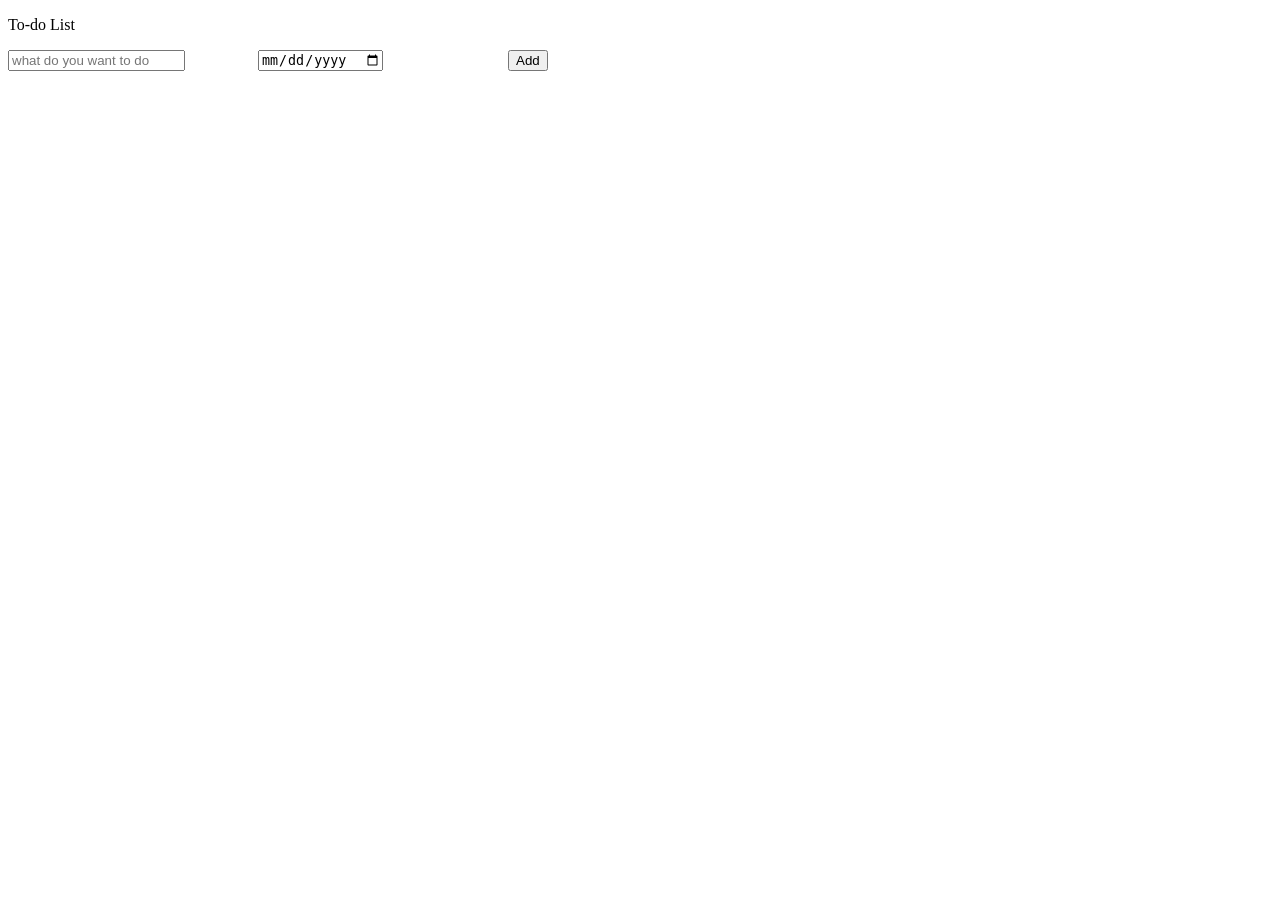
<file: to-do-list/index.html>
<!DOCTYPE html>
<html>
  <head>
    <meta charset="UTF-8" />
    <meta name="viewport" content="width=device-width, initial-scale=1.0" />
    <title>To-Do List</title>
    <link rel="stylesheet" href="styles and img/stylrs.css" />
  </head>
  <body>
    <p>To-do List</p>
    <div class="section-grid">
      <div>
        <div><input placeholder="what do you want to do" class="input-list"></div>
      </div>
      <div>
        <input type="date" class="date-input">
      </div>
      <div>
        <button class="add-btn">Add</button>
      </div>
    </div>
    <div class="list"></div>
    <script src="script.js"></script>
  </body>
</html>
</file>
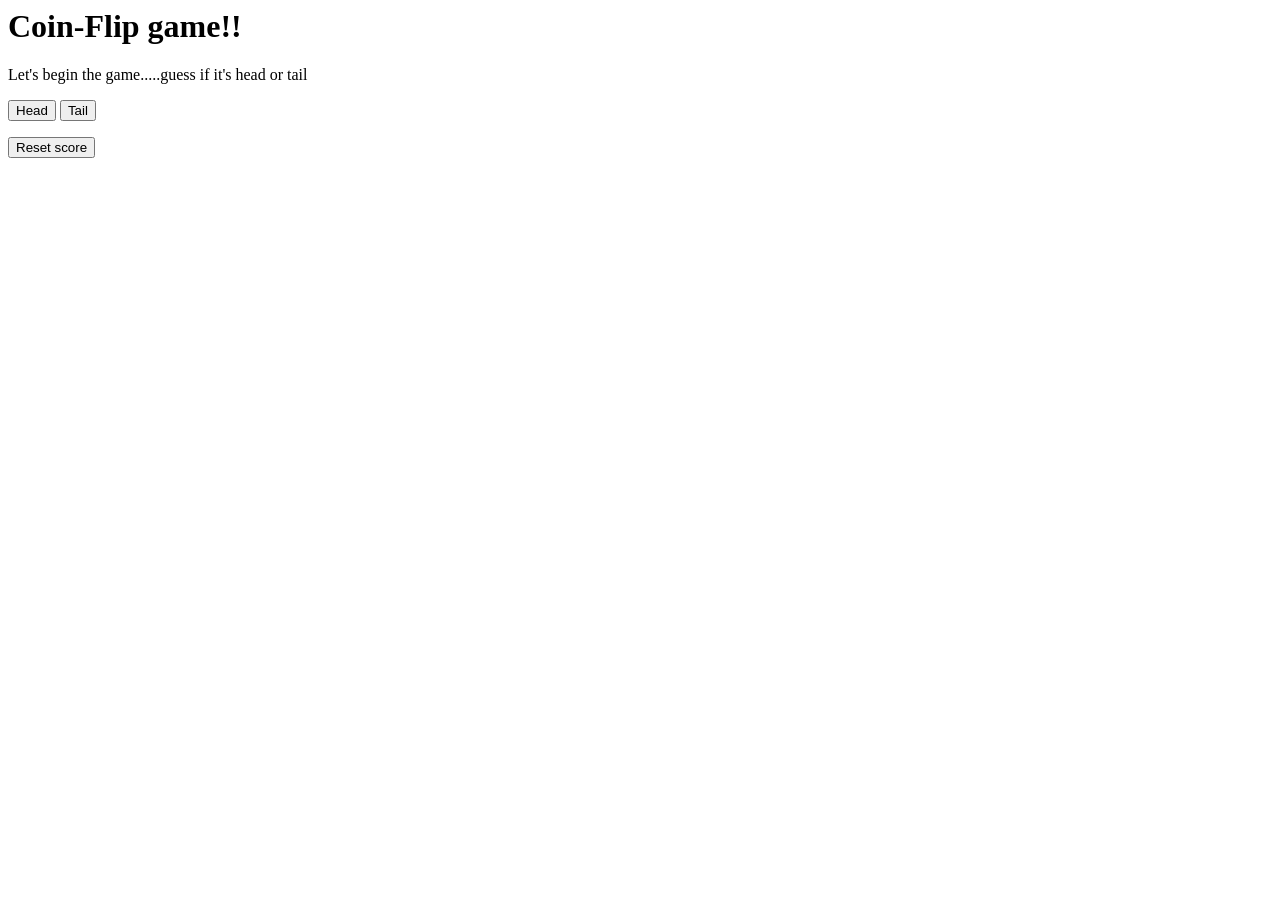
<file: Games/Coin-flip/index.html>
<html>
    <head>
        <meta charset="UTF-8">
        <meta http-equiv="X-UA-Compatible" content="IE=edge"/>
        <meta name="viewport" content="width=device-width, initial-scale=1"/>
        <link href="" rel="stylesheet">
    </head>
    <body>
        <h1>Coin-Flip game!!</h1>
        <p>Let's begin the game.....guess if it's head or tail </p>
        <button onclick="compareMoves('head');">Head</button>
        <button onclick = "compareMoves('tail')">Tail</button>
        <p class="statement"></p>
        <p class="score"></p>
        <button onclick = "ResetScore(playerScore)">Reset score</button>
    <script src="script.js">
    </script>
</html>
</file>
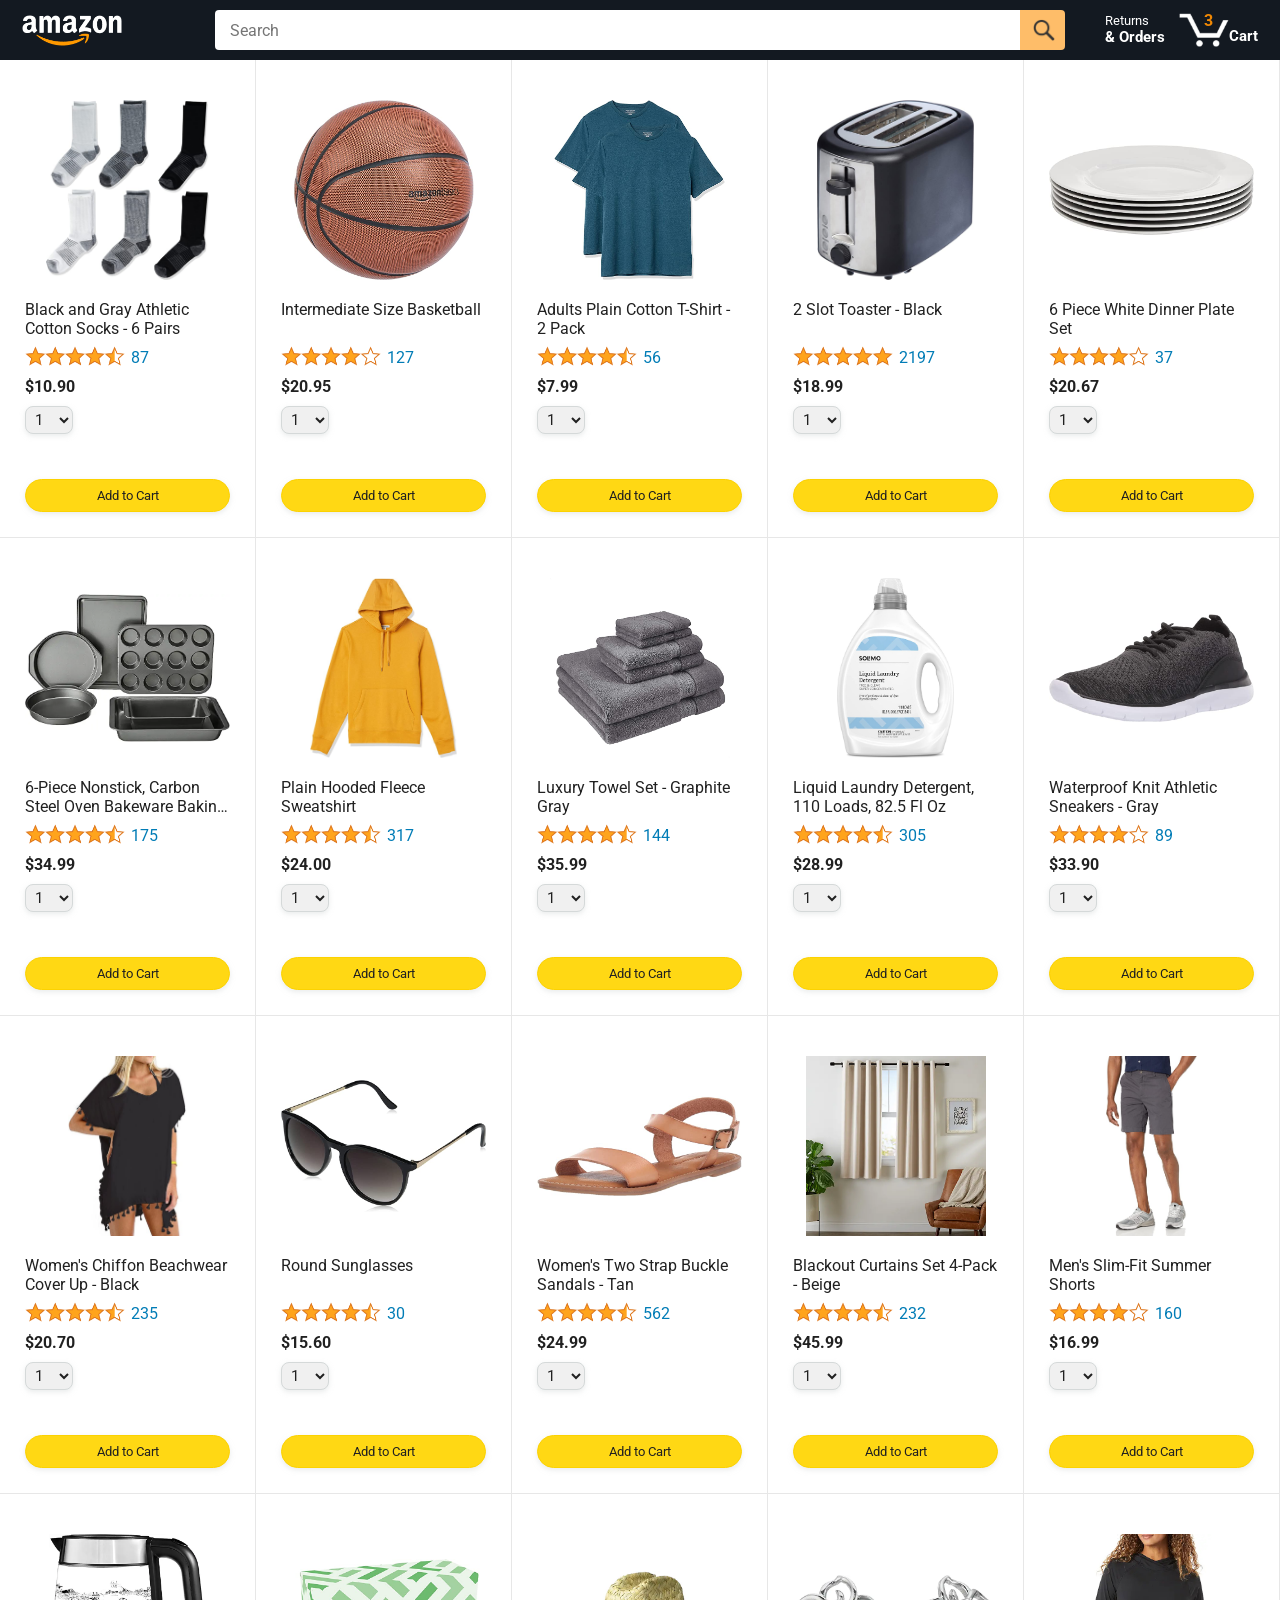
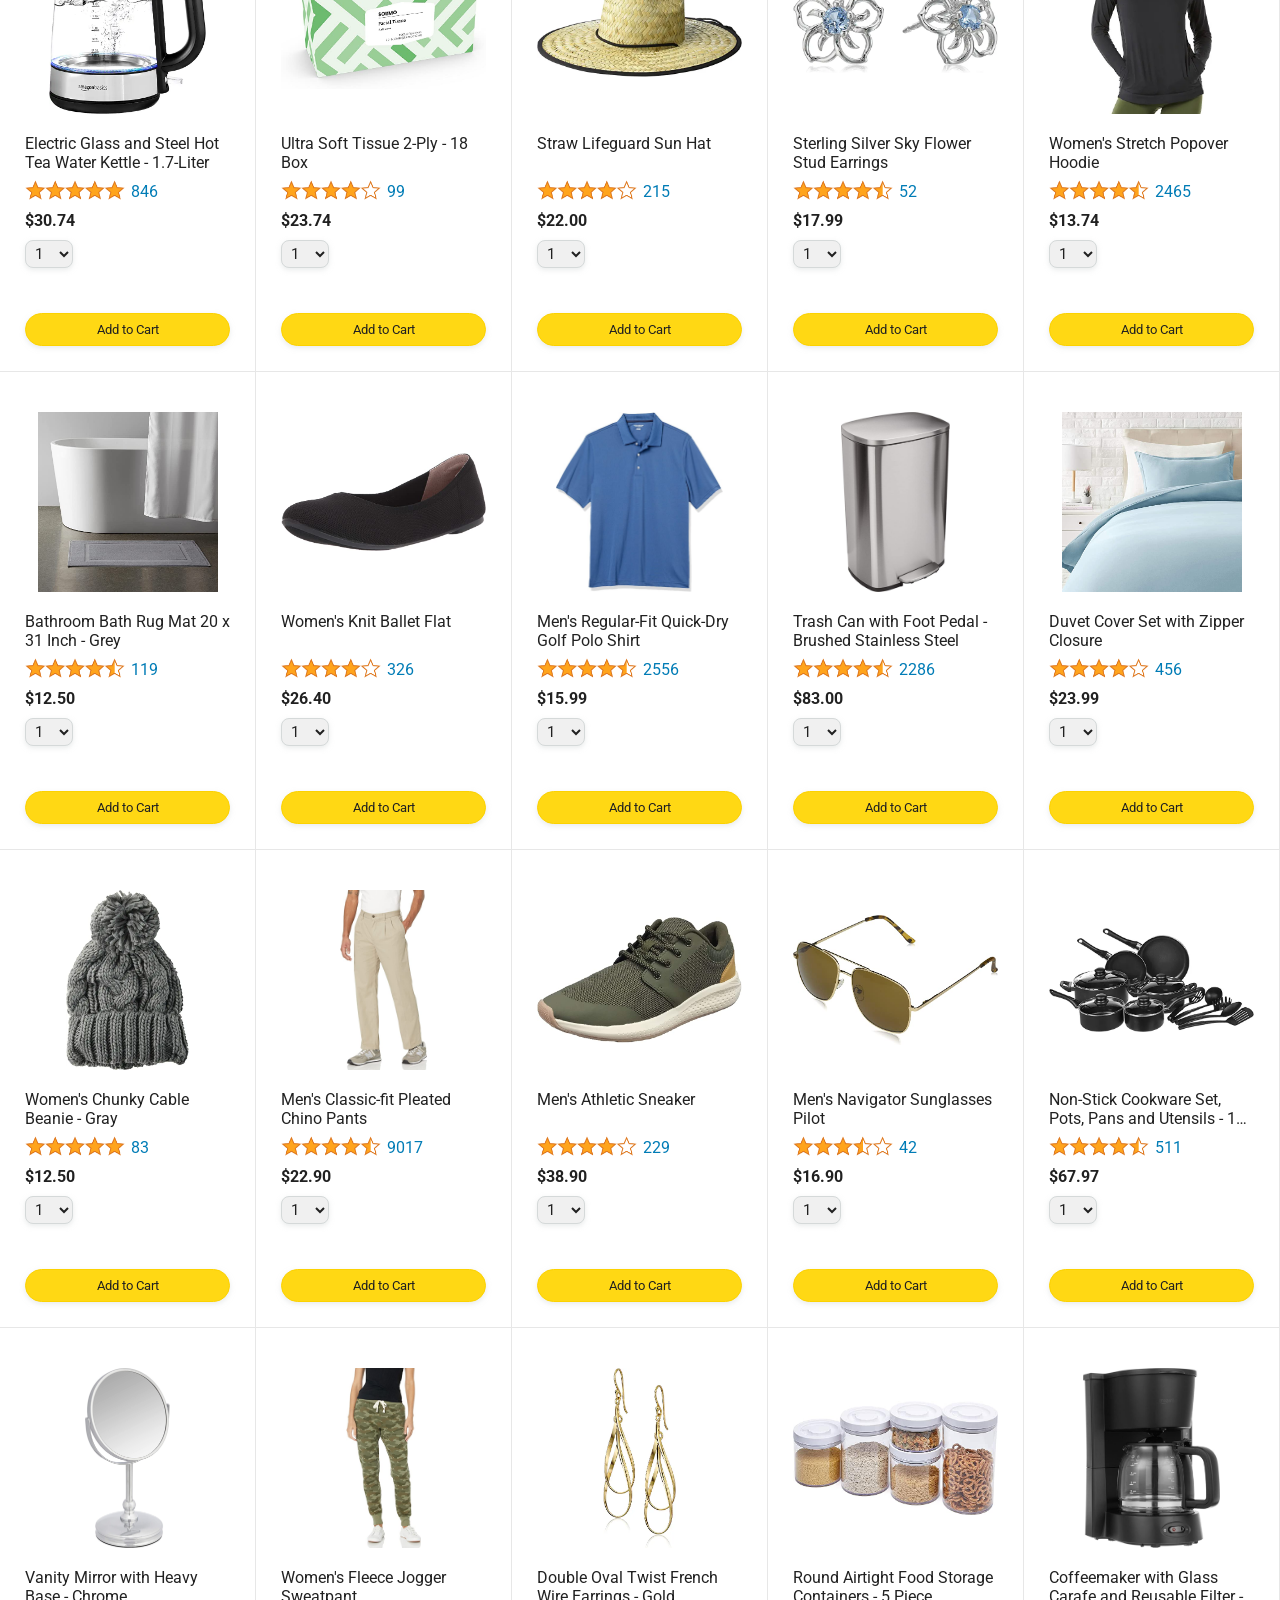
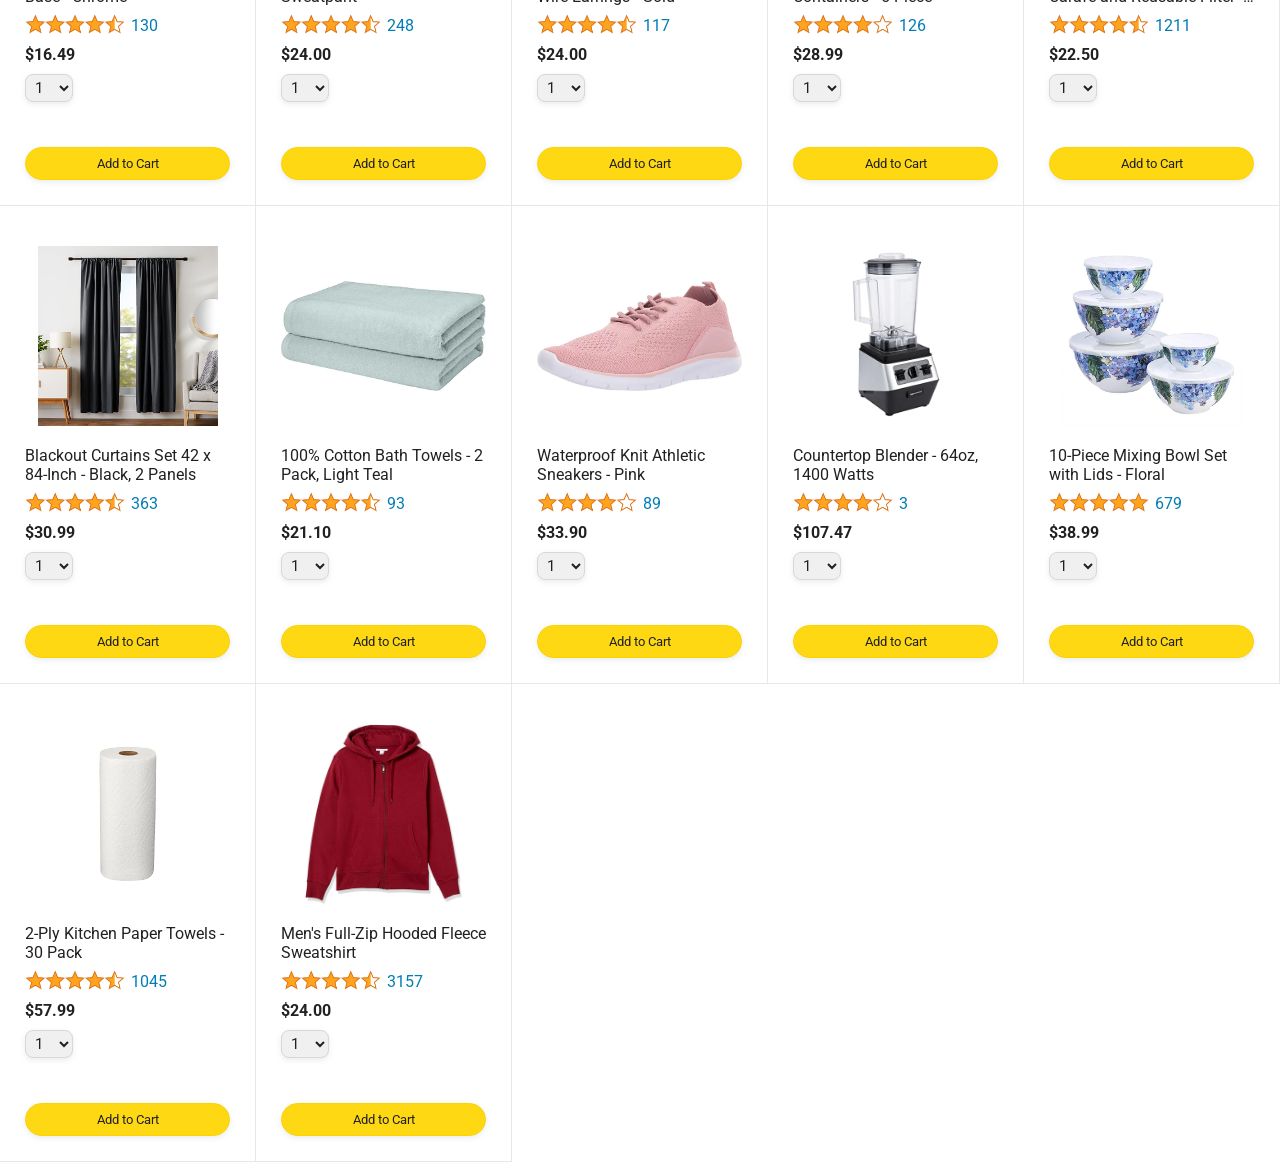
<file: AMAZON/amazon.html>
<!DOCTYPE html>
<html>
  <head>
    <title>Amazon Project</title>

    <!-- This code is needed for responsive design to work.
      (Responsive design = make the website look good on
      smaller screen sizes like a phone or a tablet). -->
    <meta name="viewport" content="width=device-width, initial-scale=1">

    <!-- Load a font called Roboto from Google Fonts. -->
    <link rel="preconnect" href="https://fonts.googleapis.com">
    <link rel="preconnect" href="https://fonts.gstatic.com" crossorigin>
    <link href="https://fonts.googleapis.com/css2?family=Roboto:wght@400;500;700&display=swap" rel="stylesheet">

    <!-- Here are the CSS files for this page. -->
    <link rel="stylesheet" href="styles/shared/general.css">
    <link rel="stylesheet" href="styles/shared/amazon-header.css">
    <link rel="stylesheet" href="styles/pages/amazon.css">
  </head>
  <body>
    <div class="amazon-header">
      <div class="amazon-header-left-section">
        <a href="amazon.html" class="header-link">
          <img class="amazon-logo"
            src="images/amazon-logo-white.png">
          <img class="amazon-mobile-logo"
            src="images/amazon-mobile-logo-white.png">
        </a>
      </div>

      <div class="amazon-header-middle-section">
        <input class="search-bar" type="text" placeholder="Search">

        <button class="search-button">
          <img class="search-icon" src="images/icons/search-icon.png">
        </button>
      </div>

      <div class="amazon-header-right-section">
        <a class="orders-link header-link" href="orders.html">
          <span class="returns-text">Returns</span>
          <span class="orders-text">& Orders</span>
        </a>

        <a class="cart-link header-link" href="checkout.html">
          <img class="cart-icon" src="images/icons/cart-icon.png">
          <div class="cart-quantity">3</div>
          <div class="cart-text">Cart</div>
        </a>
      </div>
    </div>
    
    <div class="main">
      <div class="products-grid">
        <!-- Products will be inserted here by JavaScript -->
      </div>
    </div>
    <script src="data/cart.js"></script>
    <script src="data/products.js"></script>
    <script src="scripts/amazon.js"></script>
  </body>
</html>
</file>
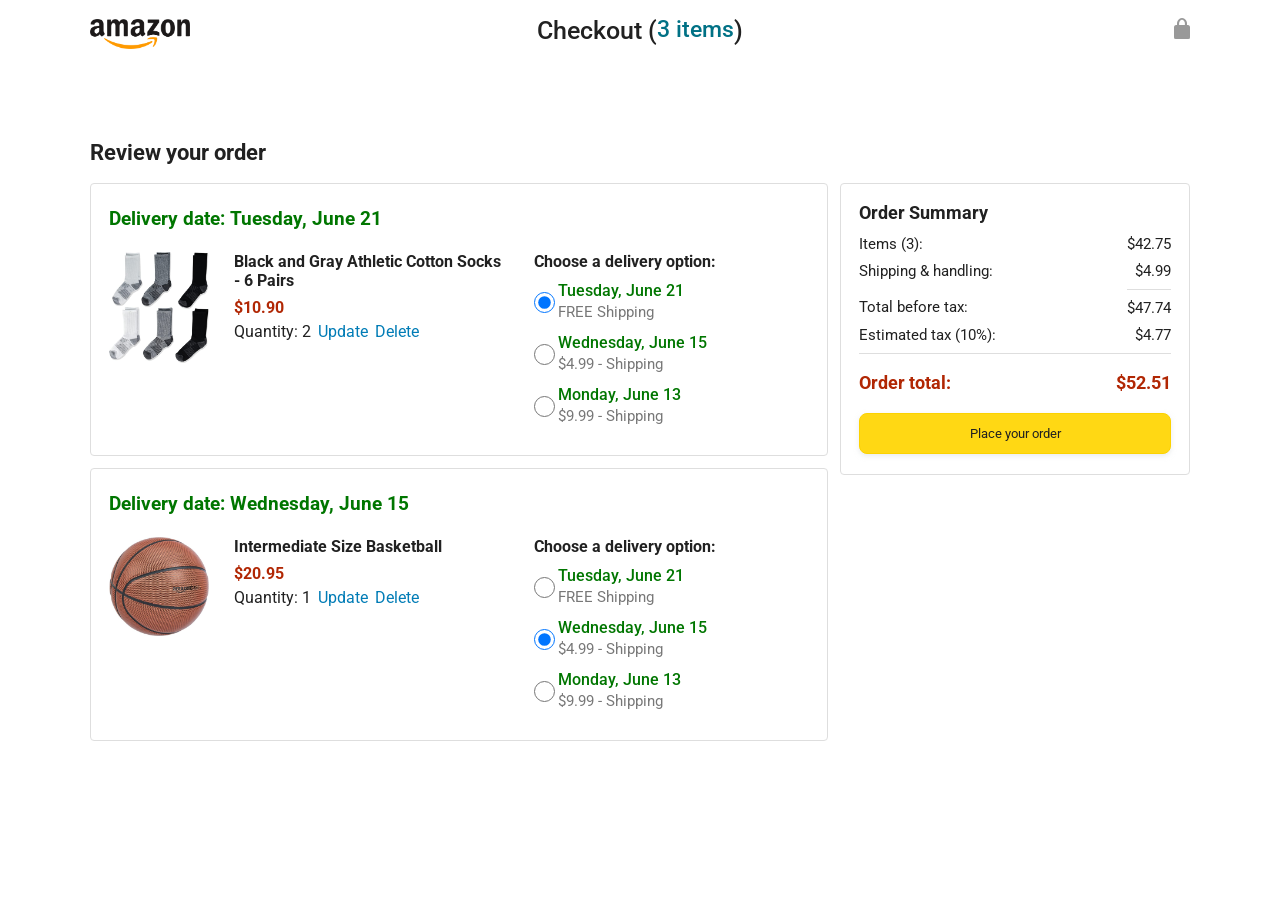
<file: AMAZON/checkout.html>
<!DOCTYPE html>
<html>
  <head>
    <title>Checkout</title>

    <!-- This code is needed for responsive design to work.
      (Responsive design = make the website look good on
      smaller screen sizes like a phone or a tablet). -->
    <meta name="viewport" content="width=device-width, initial-scale=1">

    <!-- Load a font called Roboto from Google Fonts. -->
    <link rel="preconnect" href="https://fonts.googleapis.com">
    <link rel="preconnect" href="https://fonts.gstatic.com" crossorigin>
    <link href="https://fonts.googleapis.com/css2?family=Roboto:wght@400;500;700&display=swap" rel="stylesheet">

    <!-- Here are the CSS files for this page. -->
    <link rel="stylesheet" href="styles/shared/general.css">
    <link rel="stylesheet" href="styles/pages/checkout/checkout-header.css">
    <link rel="stylesheet" href="styles/pages/checkout/checkout.css">
  </head>
  <body>
    <div class="checkout-header">
      <div class="header-content">
        <div class="checkout-header-left-section">
          <a href="amazon.html">
            <img class="amazon-logo" src="images/amazon-logo.png">
            <img class="amazon-mobile-logo" src="images/amazon-mobile-logo.png">
          </a>
        </div>

        <div class="checkout-header-middle-section">
          Checkout (<a class="return-to-home-link"
            href="amazon.html">3 items</a>)
        </div>

        <div class="checkout-header-right-section">
          <img src="images/icons/checkout-lock-icon.png">
        </div>
      </div>
    </div>

    <div class="main">
      <div class="page-title">Review your order</div>

      <div class="checkout-grid">
        <div class="order-summary">
          <div class="cart-item-container">
            <div class="delivery-date">
              Delivery date: Tuesday, June 21
            </div>

            <div class="cart-item-details-grid">
              <img class="product-image"
                src="images/products/athletic-cotton-socks-6-pairs.jpg">

              <div class="cart-item-details">
                <div class="product-name">
                  Black and Gray Athletic Cotton Socks - 6 Pairs
                </div>
                <div class="product-price">
                  $10.90
                </div>
                <div class="product-quantity">
                  <span>
                    Quantity: <span class="quantity-label">2</span>
                  </span>
                  <span class="update-quantity-link link-primary">
                    Update
                  </span>
                  <span class="delete-quantity-link link-primary">
                    Delete
                  </span>
                </div>
              </div>

              <div class="delivery-options">
                <div class="delivery-options-title">
                  Choose a delivery option:
                </div>
                <div class="delivery-option">
                  <input type="radio" checked
                    class="delivery-option-input"
                    name="delivery-option-1">
                  <div>
                    <div class="delivery-option-date">
                      Tuesday, June 21
                    </div>
                    <div class="delivery-option-price">
                      FREE Shipping
                    </div>
                  </div>
                </div>
                <div class="delivery-option">
                  <input type="radio"
                    class="delivery-option-input"
                    name="delivery-option-1">
                  <div>
                    <div class="delivery-option-date">
                      Wednesday, June 15
                    </div>
                    <div class="delivery-option-price">
                      $4.99 - Shipping
                    </div>
                  </div>
                </div>
                <div class="delivery-option">
                  <input type="radio"
                    class="delivery-option-input"
                    name="delivery-option-1">
                  <div>
                    <div class="delivery-option-date">
                      Monday, June 13
                    </div>
                    <div class="delivery-option-price">
                      $9.99 - Shipping
                    </div>
                  </div>
                </div>
              </div>
            </div>
          </div>

          <div class="cart-item-container">
            <div class="delivery-date">
              Delivery date: Wednesday, June 15
            </div>

            <div class="cart-item-details-grid">
              <img class="product-image"
                src="images/products/intermediate-composite-basketball.jpg">

              <div class="cart-item-details">
                <div class="product-name">
                  Intermediate Size Basketball
                </div>
                <div class="product-price">
                  $20.95
                </div>
                <div class="product-quantity">
                  <span>
                    Quantity: <span class="quantity-label">1</span>
                  </span>
                  <span class="update-quantity-link link-primary">
                    Update
                  </span>
                  <span class="delete-quantity-link link-primary">
                    Delete
                  </span>
                </div>
              </div>

              <div class="delivery-options">
                <div class="delivery-options-title">
                  Choose a delivery option:
                </div>

                <div class="delivery-option">
                  <input type="radio" class="delivery-option-input"
                    name="delivery-option-2">
                  <div>
                    <div class="delivery-option-date">
                      Tuesday, June 21
                    </div>
                    <div class="delivery-option-price">
                      FREE Shipping
                    </div>
                  </div>
                </div>
                <div class="delivery-option">
                  <input type="radio" checked class="delivery-option-input"
                    name="delivery-option-2">
                  <div>
                    <div class="delivery-option-date">
                      Wednesday, June 15
                    </div>
                    <div class="delivery-option-price">
                      $4.99 - Shipping
                    </div>
                  </div>
                </div>
                <div class="delivery-option">
                  <input type="radio" class="delivery-option-input"
                    name="delivery-option-2">
                  <div>
                    <div class="delivery-option-date">
                      Monday, June 13
                    </div>
                    <div class="delivery-option-price">
                      $9.99 - Shipping
                    </div>
                  </div>
                </div>
              </div>
            </div>
          </div>
        </div>

        <div class="payment-summary">
          <div class="payment-summary-title">
            Order Summary
          </div>

          <div class="payment-summary-row">
            <div>Items (3):</div>
            <div class="payment-summary-money">$42.75</div>
          </div>

          <div class="payment-summary-row">
            <div>Shipping &amp; handling:</div>
            <div class="payment-summary-money">$4.99</div>
          </div>

          <div class="payment-summary-row subtotal-row">
            <div>Total before tax:</div>
            <div class="payment-summary-money">$47.74</div>
          </div>

          <div class="payment-summary-row">
            <div>Estimated tax (10%):</div>
            <div class="payment-summary-money">$4.77</div>
          </div>

          <div class="payment-summary-row total-row">
            <div>Order total:</div>
            <div class="payment-summary-money">$52.51</div>
          </div>

          <button class="place-order-button button-primary">
            Place your order
          </button>
        </div>
      </div>
    </div>
  </body>
</html>
</file>
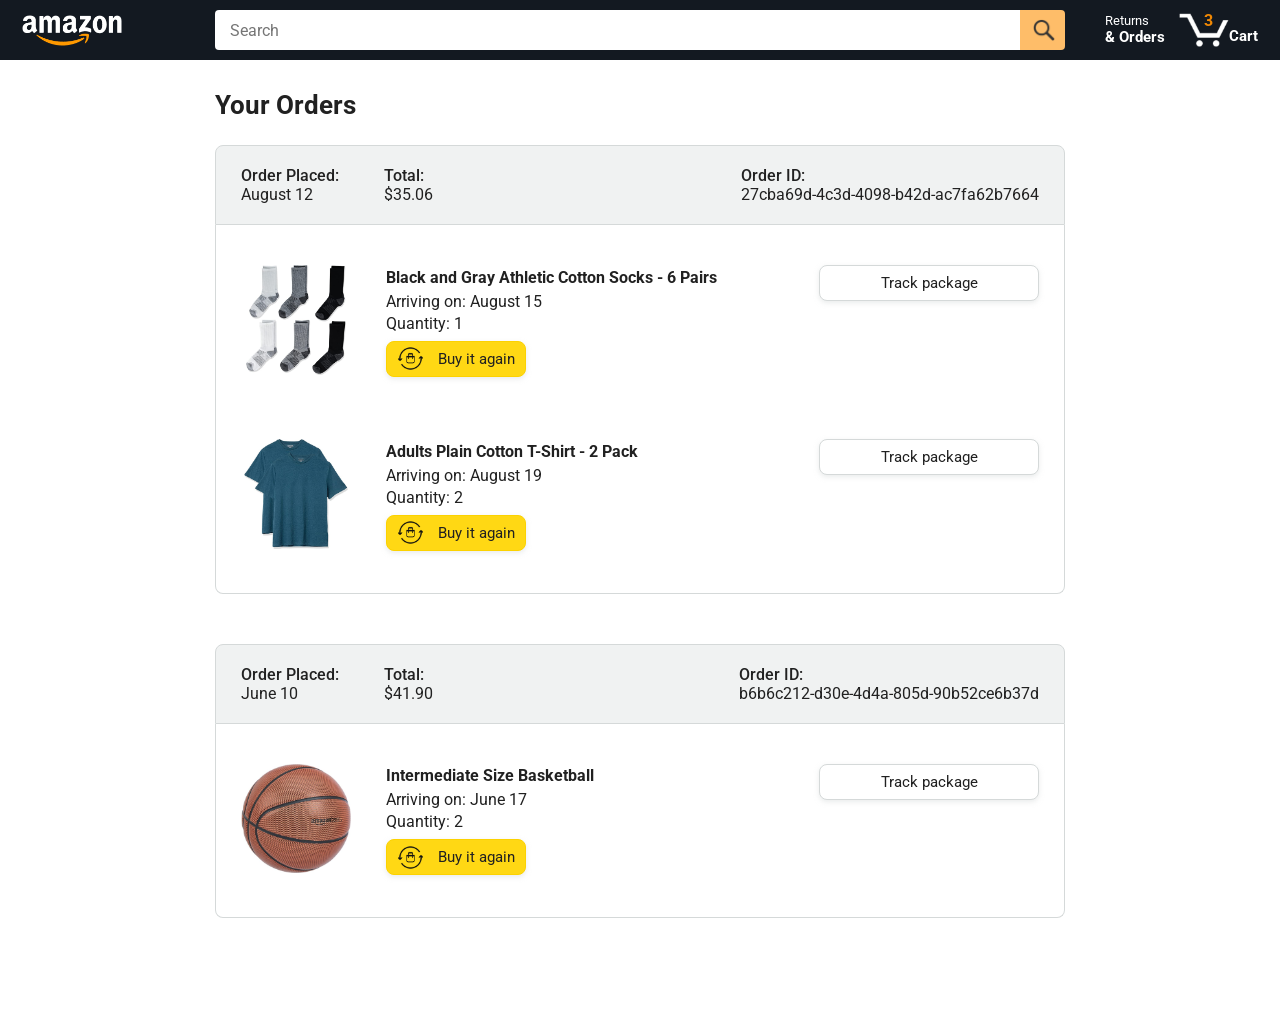
<file: AMAZON/orders.html>
<!DOCTYPE html>
<html>
  <head>
    <title>Orders</title>

    <!-- This code is needed for responsive design to work.
      (Responsive design = make the website look good on
      smaller screen sizes like a phone or a tablet). -->
    <meta name="viewport" content="width=device-width, initial-scale=1">

    <!-- Load a font called Roboto from Google Fonts. -->
    <link rel="preconnect" href="https://fonts.googleapis.com">
    <link rel="preconnect" href="https://fonts.gstatic.com" crossorigin>
    <link href="https://fonts.googleapis.com/css2?family=Roboto:wght@400;500;700&display=swap" rel="stylesheet">

    <!-- Here are the CSS files for this page. -->
    <link rel="stylesheet" href="styles/shared/general.css">
    <link rel="stylesheet" href="styles/shared/amazon-header.css">
    <link rel="stylesheet" href="styles/pages/orders.css">
  </head>
  <body>
    <div class="amazon-header">
      <div class="amazon-header-left-section">
        <a href="amazon.html" class="header-link">
          <img class="amazon-logo"
            src="images/amazon-logo-white.png">
          <img class="amazon-mobile-logo"
            src="images/amazon-mobile-logo-white.png">
        </a>
      </div>

      <div class="amazon-header-middle-section">
        <input class="search-bar" type="text" placeholder="Search">

        <button class="search-button">
          <img class="search-icon" src="images/icons/search-icon.png">
        </button>
      </div>

      <div class="amazon-header-right-section">
        <a class="orders-link header-link" href="orders.html">
          <span class="returns-text">Returns</span>
          <span class="orders-text">& Orders</span>
        </a>

        <a class="cart-link header-link" href="checkout.html">
          <img class="cart-icon" src="images/icons/cart-icon.png">
          <div class="cart-quantity">3</div>
          <div class="cart-text">Cart</div>
        </a>
      </div>
    </div>

    <div class="main">
      <div class="page-title">Your Orders</div>

      <div class="orders-grid">
        <div class="order-container">
          
          <div class="order-header">
            <div class="order-header-left-section">
              <div class="order-date">
                <div class="order-header-label">Order Placed:</div>
                <div>August 12</div>
              </div>
              <div class="order-total">
                <div class="order-header-label">Total:</div>
                <div>$35.06</div>
              </div>
            </div>

            <div class="order-header-right-section">
              <div class="order-header-label">Order ID:</div>
              <div>27cba69d-4c3d-4098-b42d-ac7fa62b7664</div>
            </div>
          </div>

          <div class="order-details-grid">
            <div class="product-image-container">
              <img src="images/products/athletic-cotton-socks-6-pairs.jpg">
            </div>

            <div class="product-details">
              <div class="product-name">
                Black and Gray Athletic Cotton Socks - 6 Pairs
              </div>
              <div class="product-delivery-date">
                Arriving on: August 15
              </div>
              <div class="product-quantity">
                Quantity: 1
              </div>
              <button class="buy-again-button button-primary">
                <img class="buy-again-icon" src="images/icons/buy-again.png">
                <span class="buy-again-message">Buy it again</span>
              </button>
            </div>

            <div class="product-actions">
              <a href="tracking.html">
                <button class="track-package-button button-secondary">
                  Track package
                </button>
              </a>
            </div>

            <div class="product-image-container">
              <img src="images/products/adults-plain-cotton-tshirt-2-pack-teal.jpg">
            </div>

            <div class="product-details">
              <div class="product-name">
                Adults Plain Cotton T-Shirt - 2 Pack
              </div>
              <div class="product-delivery-date">
                Arriving on: August 19
              </div>
              <div class="product-quantity">
                Quantity: 2
              </div>
              <button class="buy-again-button button-primary">
                <img class="buy-again-icon" src="images/icons/buy-again.png">
                <span class="buy-again-message">Buy it again</span>
              </button>
            </div>

            <div class="product-actions">
              <a href="tracking.html">
                <button class="track-package-button button-secondary">
                  Track package
                </button>
              </a>
            </div>
          </div>
        </div>

        <div class="order-container">

          <div class="order-header">
            <div class="order-header-left-section">
              <div class="order-date">
                <div class="order-header-label">Order Placed:</div>
                <div>June 10</div>
              </div>
              <div class="order-total">
                <div class="order-header-label">Total:</div>
                <div>$41.90</div>
              </div>
            </div>

            <div class="order-header-right-section">
              <div class="order-header-label">Order ID:</div>
              <div>b6b6c212-d30e-4d4a-805d-90b52ce6b37d</div>
            </div>
          </div>

          <div class="order-details-grid">
            <div class="product-image-container">
              <img src="images/products/intermediate-composite-basketball.jpg">
            </div>

            <div class="product-details">
              <div class="product-name">
                Intermediate Size Basketball
              </div>
              <div class="product-delivery-date">
                Arriving on: June 17
              </div>
              <div class="product-quantity">
                Quantity: 2
              </div>
              <button class="buy-again-button button-primary">
                <img class="buy-again-icon" src="images/icons/buy-again.png">
                <span class="buy-again-message">Buy it again</span>
              </button>
            </div>

            <div class="product-actions">
              <a href="tracking.html">
                <button class="track-package-button button-secondary">
                  Track package
                </button>
              </a>
            </div>
          </div>
        </div>
      </div>
    </div>
  </body>
</html>
</file>
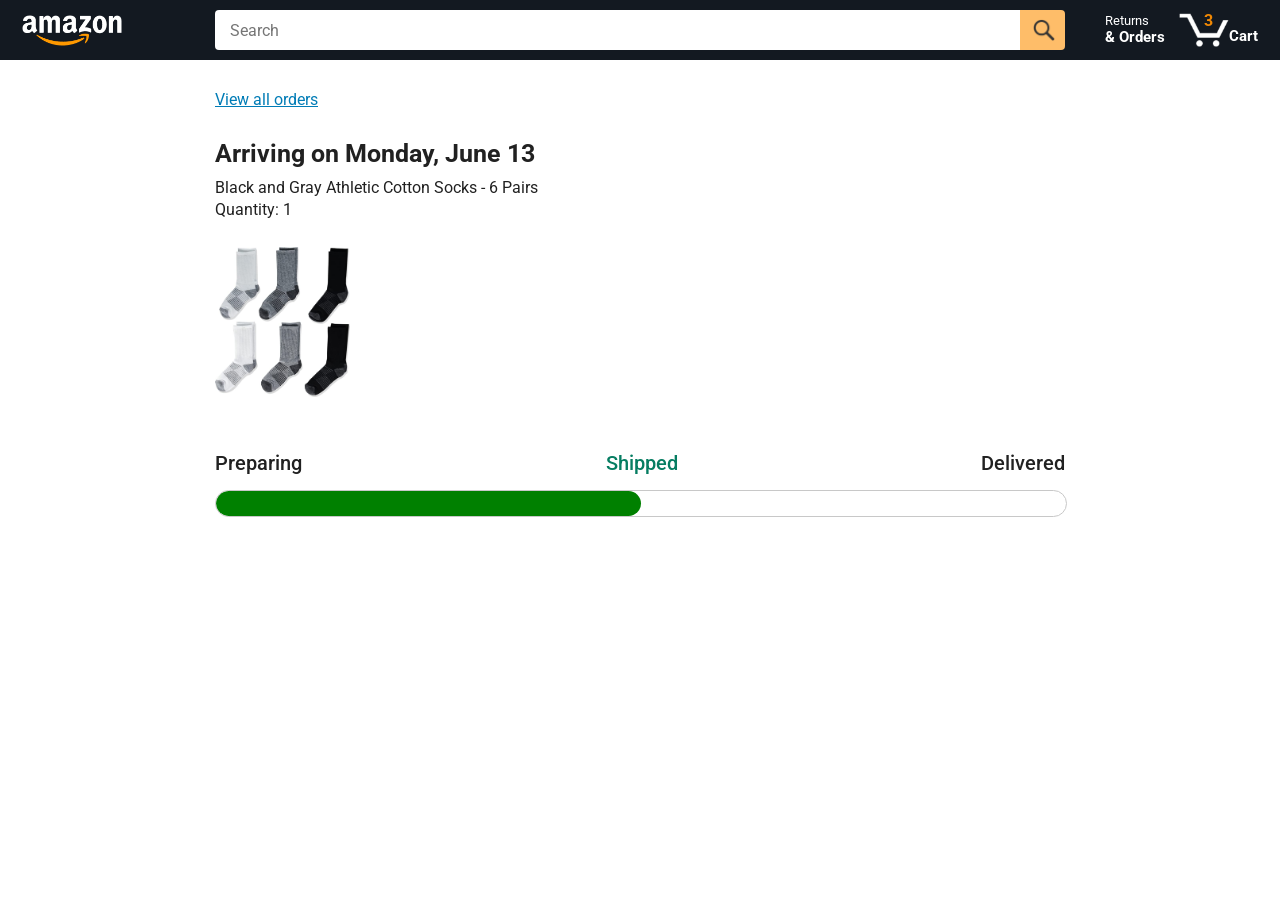
<file: AMAZON/tracking.html>
<!DOCTYPE html>
<html>
  <head>
    <title>Tracking</title>

    <!-- This code is needed for responsive design to work.
      (Responsive design = make the website look good on
      smaller screen sizes like a phone or a tablet). -->
    <meta name="viewport" content="width=device-width, initial-scale=1">

    <!-- Load a font called Roboto from Google Fonts. -->
    <link rel="preconnect" href="https://fonts.googleapis.com">
    <link rel="preconnect" href="https://fonts.gstatic.com" crossorigin>
    <link href="https://fonts.googleapis.com/css2?family=Roboto:wght@400;500;700&display=swap" rel="stylesheet">

    <!-- Here are the CSS files for this page. -->
    <link rel="stylesheet" href="styles/shared/general.css">
    <link rel="stylesheet" href="styles/shared/amazon-header.css">
    <link rel="stylesheet" href="styles/pages/tracking.css">
  </head>
  <body>
    <div class="amazon-header">
      <div class="amazon-header-left-section">
        <a href="amazon.html" class="header-link">
          <img class="amazon-logo"
            src="images/amazon-logo-white.png">
          <img class="amazon-mobile-logo"
            src="images/amazon-mobile-logo-white.png">
        </a>
      </div>

      <div class="amazon-header-middle-section">
        <input class="search-bar" type="text" placeholder="Search">

        <button class="search-button">
          <img class="search-icon" src="images/icons/search-icon.png">
        </button>
      </div>

      <div class="amazon-header-right-section">
        <a class="orders-link header-link" href="orders.html">
          <span class="returns-text">Returns</span>
          <span class="orders-text">& Orders</span>
        </a>

        <a class="cart-link header-link" href="checkout.html">
          <img class="cart-icon" src="images/icons/cart-icon.png">
          <div class="cart-quantity">3</div>
          <div class="cart-text">Cart</div>
        </a>
      </div>
    </div>

    <div class="main">
      <div class="order-tracking">
        <a class="back-to-orders-link link-primary" href="orders.html">
          View all orders
        </a>

        <div class="delivery-date">
          Arriving on Monday, June 13
        </div>

        <div class="product-info">
          Black and Gray Athletic Cotton Socks - 6 Pairs
        </div>

        <div class="product-info">
          Quantity: 1
        </div>

        <img class="product-image" src="images/products/athletic-cotton-socks-6-pairs.jpg">

        <div class="progress-labels-container">
          <div class="progress-label">
            Preparing
          </div>
          <div class="progress-label current-status">
            Shipped
          </div>
          <div class="progress-label">
            Delivered
          </div>
        </div>

        <div class="progress-bar-container">
          <div class="progress-bar"></div>
        </div>
      </div>
    </div>
  </body>
</html>
</file>
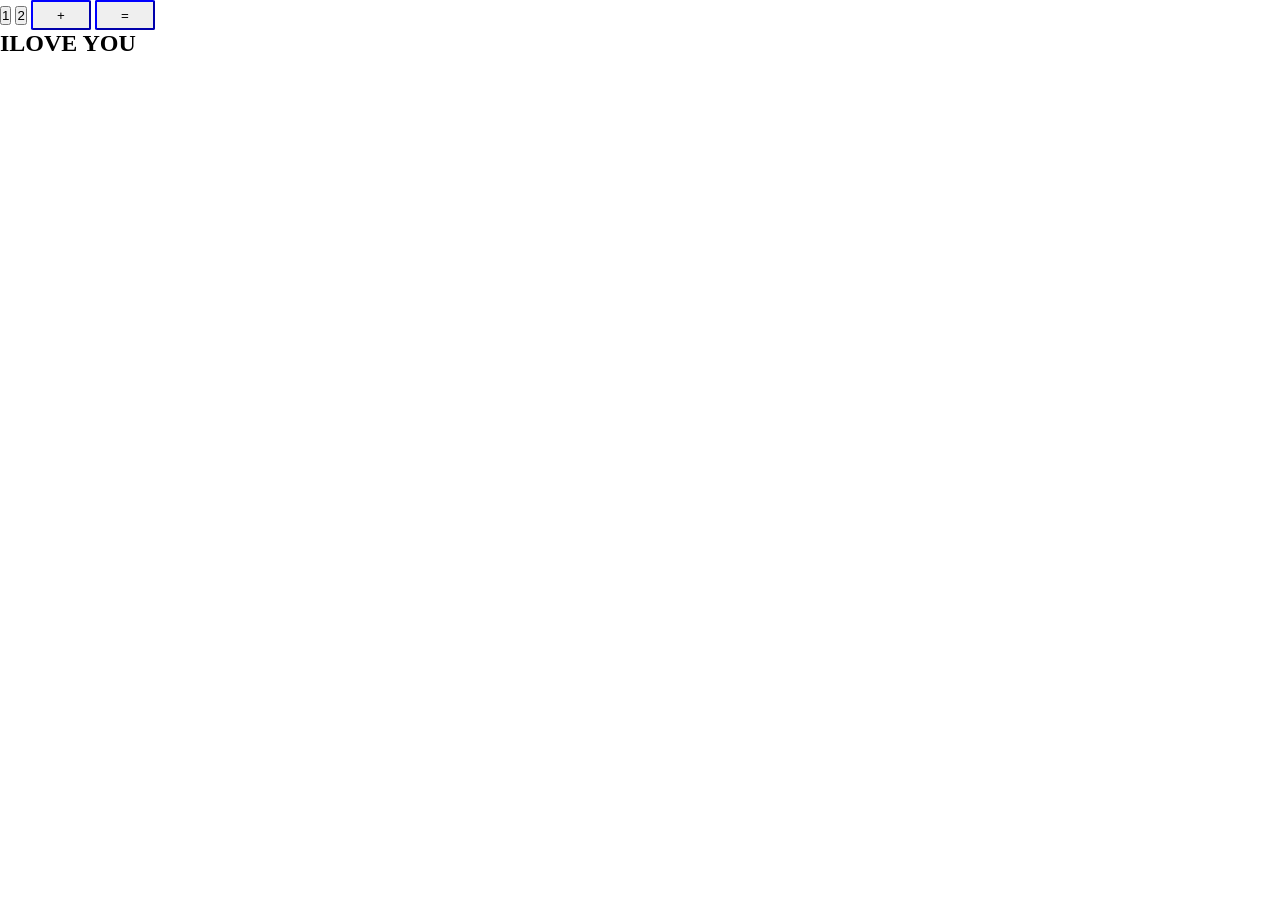
<file: Assignment/assignment.html>
<!DOCTYPE html>
<html>
  <head>
    <link href="assignment.css" rel="stylesheet">
    <script src="assignment.js"></script>
  </head>
  <body>
    <!-- <div>
        <h1>Check your grades here!!</h1>
        <p>Put your grades in the box given below</p>
        <input class="score" type="number" placeholder="Ënter your score">
        <p class="statement">love</p>
        <button class="button" onclick="prompt('What is your name')">yellow</button>
    </div> -->
    <button class="button1"> 1  </button>
    <button class="button2">2</button>
    <button class="button">+</button>
    <button class="button">=</button>
    <p id="task">i dunno</p>
  </body>
  <script>
    function additionOperator(x, y){
      let result = x + y;
      return result;
    }
  let co = `<h2>ILOVE YOU</h2>`;
  document.getElementById("task").innerHTML = co;
  </script>
</html>
</file>
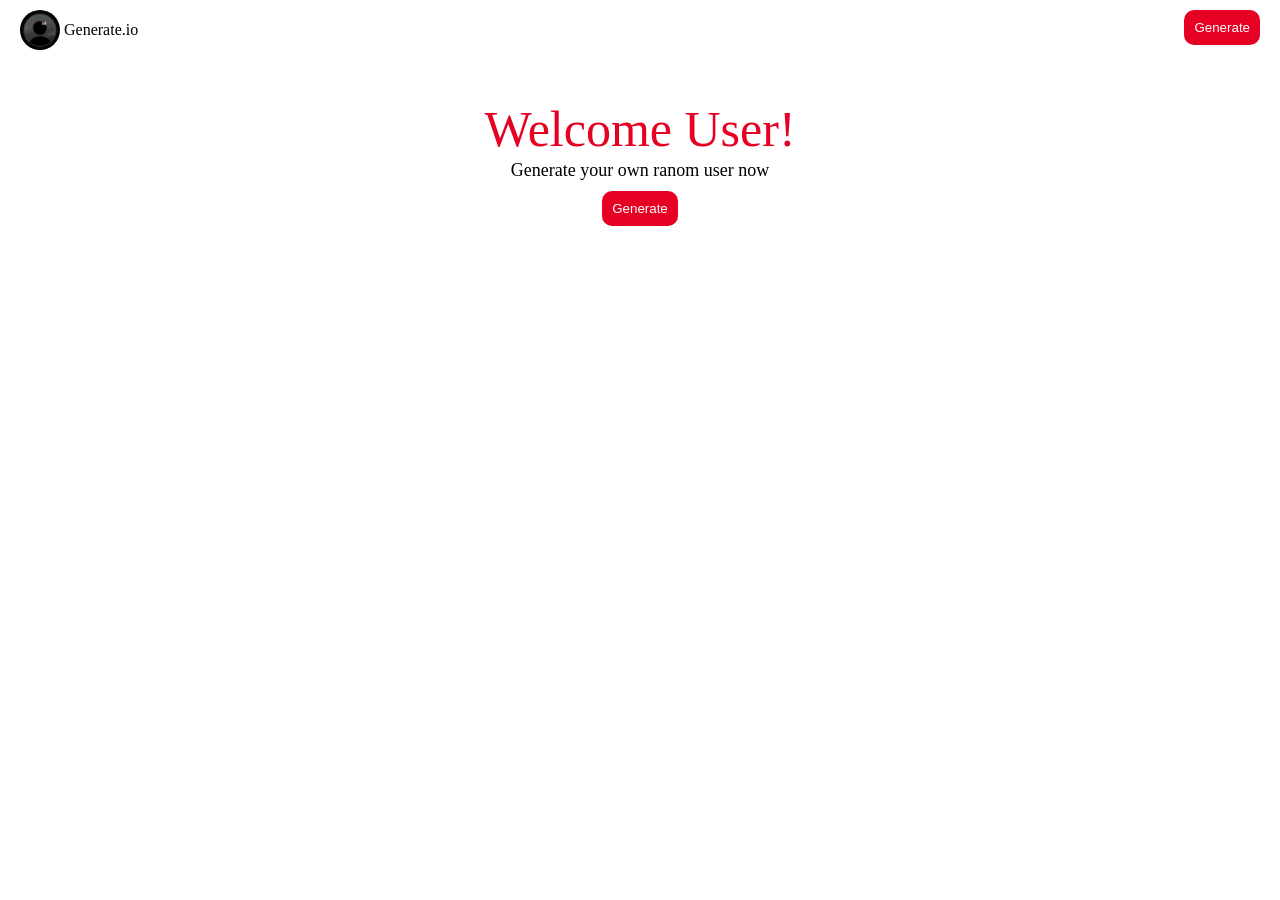
<file: Assignment/callacks.html>
<!DOCTYPE html>
<html lang="en">
<head>
  <meta charset="UTF-8">
  <meta name="viewport" content="width=device-width, initial-scale=1.0">
  <link rel="stylesheet" href="assignment.css">
  <title>Generate.io</title>
</head>
<body>
  <nav class="nav">
    <div>
      <img src="profile.jpg" class="logo" alt="profile picture">
      <h2 class="logo-tag">Generate.io</h2>
    </div>
    <div>
      <button class="btn">Generate</button>
    </div>
  </nav>
  <section>
    <div class="hero-div">
      <div>
        <h1 class = "hero-header">Welcome User!</h1>
        <p class = hero-text>Generate your own ranom user now</p>
        <div class = "box">
          <button class="btn hero">Generate</button>
        </div>
      </div>
    </div>
    <div class="user-grid"></div>
  </section>
  <!-- <script src="callbacks.js"></script>   -->
  <script src="api.js"></script>
</body>
</html>
</file>
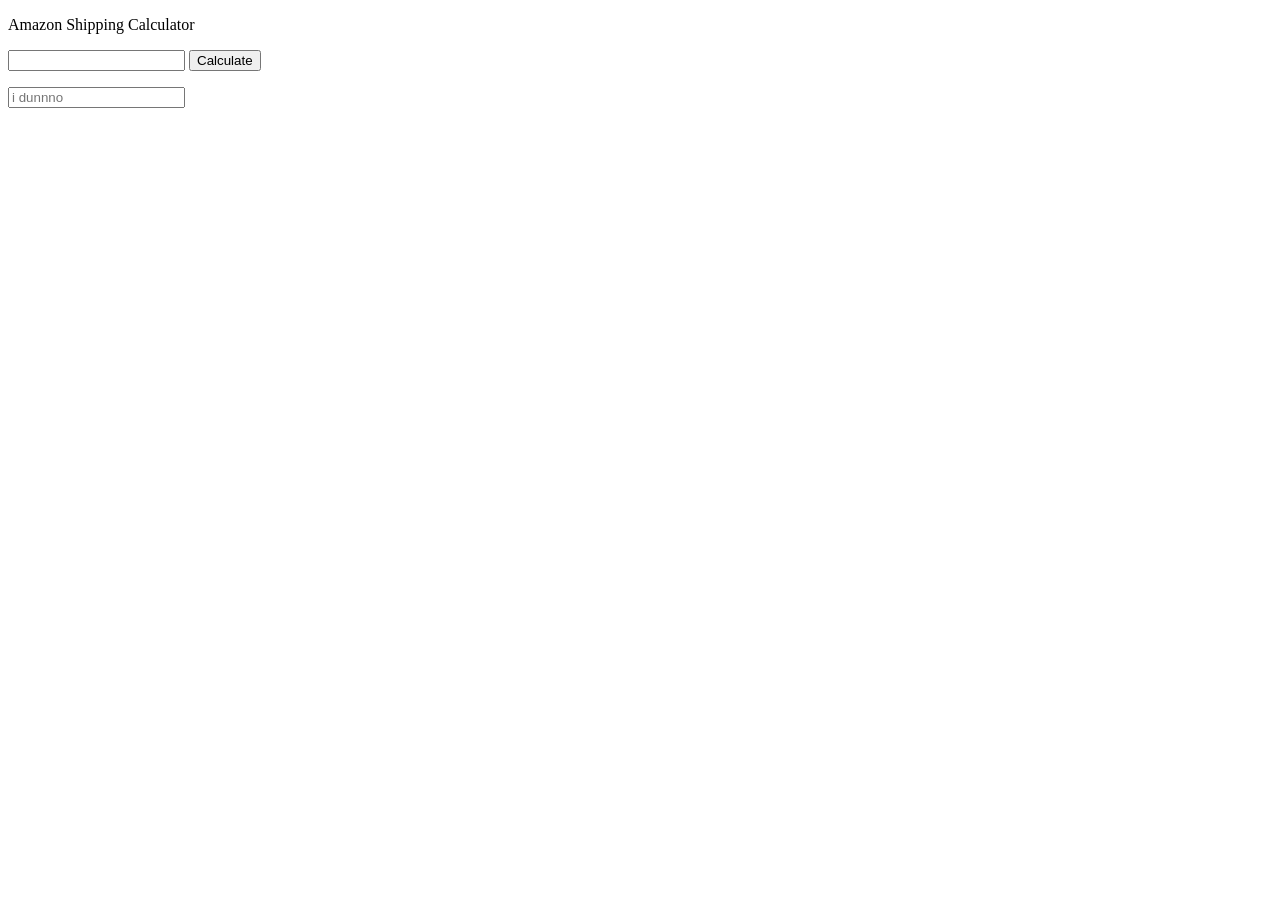
<file: Assignment/exercise.html>
<!DOCTYPE html>
<html>
    <head>
        <title>DOM PROJECTS</title>
    </head>
    <body>
        <!-- <p>Youtube SSubscribe Button</p>
        <button class="subscribe-button" onclick = "subscribeUser()">
            Subscribe
        </button> -->
        <p>Amazon Shipping Calculator</p>
        <input placeholdr="Cost of Order" class="cost-holder" onkeydown="checkKey(event)"/>
        <button onclick="calculateTotal()">Calculate</button>
        <p class="order-statement"></p>
        <input type="text" placeholder = "i dunnno" onkeyup="document.querySelector('.assignment').innerHTML ='onekeydown' "/>
        <p class="assignment"></p>
    </body>
    <script src = "exercise.js"></script>
</html>
</file>
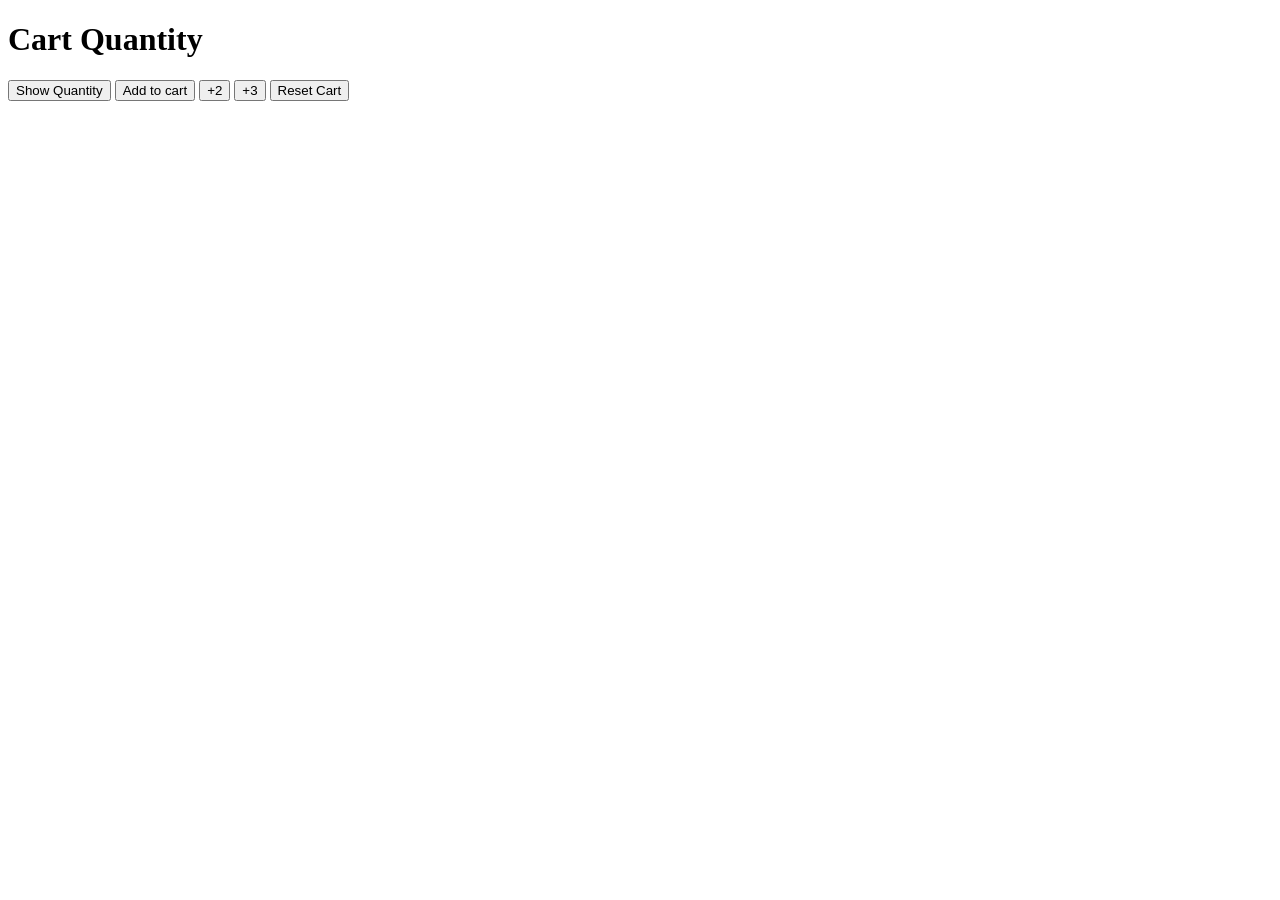
<file: Assignment/var.html>
<!DOCTYPE html>
<html>
    <head></head>
    <body>
        <h1>Cart Quantity</h1>
        <button onclick = "console.log(`Cart Quantity: ${cartQuantity}`);">Show Quantity</button>
        <button onclick="cartQuantity++;
                          console.log(`Cart quantity = ${cartQuantity}`);">Add to cart</button>
        <button onclick="cartQuantity += 2;
                          console.log(`Cart quantity = ${cartQuantity}`);">+2</button>
        <button onclick="cartQuantity += 3;
                          console.log(`Cart quantity = ${cartQuantity}`);">+3</button>
        <button onclick = "cartQuantity = 0;
                            console.log(`CART WAS RESET\nCart quantity = ${cartQuantity}`);">Reset Cart</button>
    </body>
    <script>
        let global,cartQuantity = 0;
        /*function addCartQuantity(cartQuantity){
            cartQuantity += 1;
            console.log(`Cart quantity = ${cartQuantity}`)
        }
        function addCartQuantityTwice(cartQuantity){
            cartQuantity += 2;
            console.log(`Cart quantity = ${cartQuantity}`)
        }
        function addCartQuantityThrice(cartQuantity){
            cartQuantity += 3;
            console.log(`Cart quantity = ${cartQuantity}`)
        }*/
        /*function addCartQuantityTwo(i){
             let i;
        }*/
    </script>
</html>
</file>
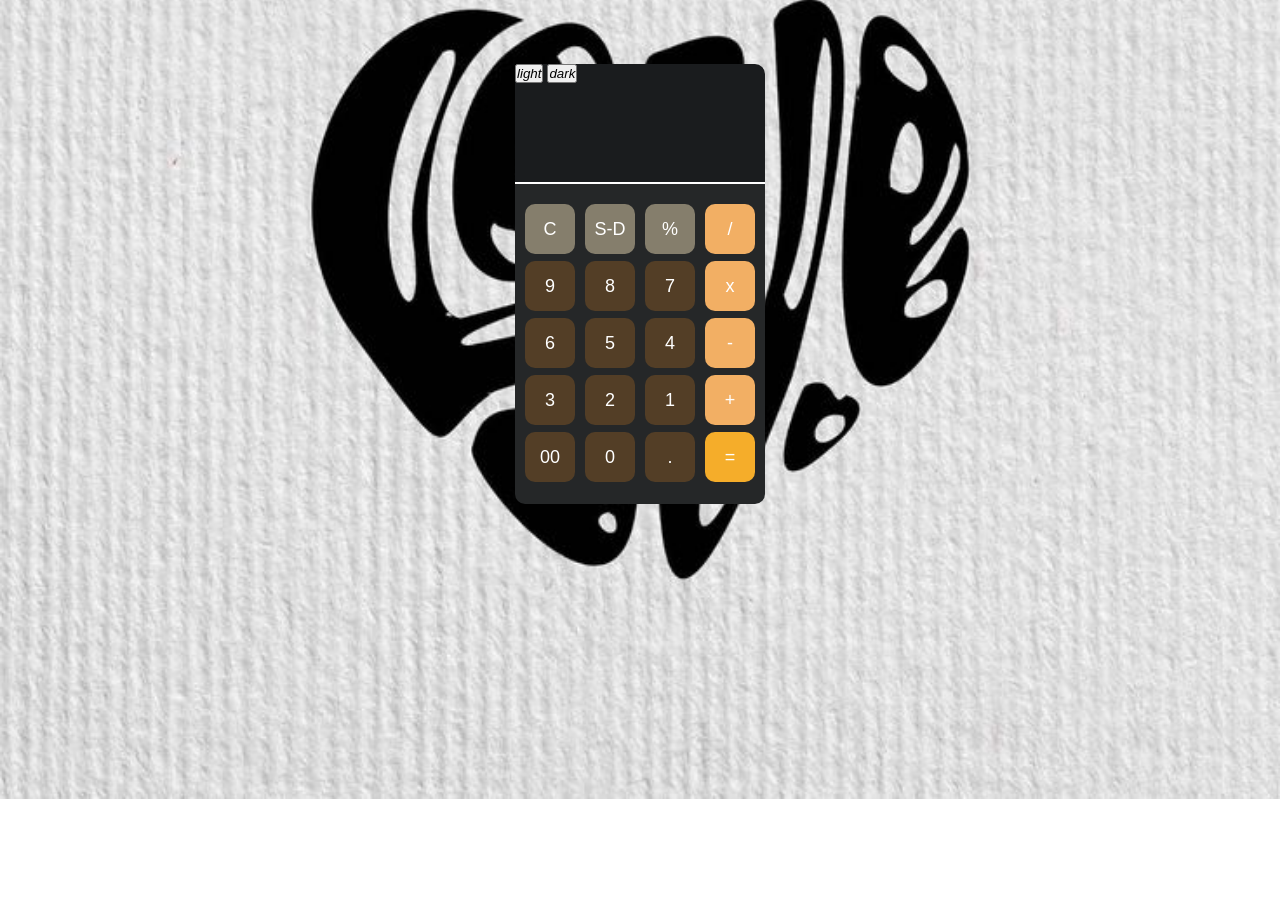
<file: calculator/Pages/calculator.html>
<!DOCTYPE html>
  <html>
      <head>
          <meta charset="UTF-8"/>
          <!-- <meta http-equiv="X-UA-Compatible" content="IE=edge"/> -->
          <meta name="viewport" content="width=device-width, initial-scale=1"/>
          <link href="/calculator/assets and styles/calculator.css" rel="stylesheet">
          <title>Co Calculator</title>
      </head>
      <body>
          <!-- CALCULATOR BOX -->
           <div class="body">
              <div class="box">
                  <!-- SCREEN BOX -->
                 <div class="screen-box">
                  <div class="theme-box">
                    <button class="light"><i>light</i></button>
                    <button class="dark"><i>dark</i></button>
                  </div>
                  <textarea class="input"></textarea>
              </div>
                  <!-- BUTTONS SECTION -->
              <div class="button-card">
                    <div class="buttons-box">
                           <div class="button-row">
                            <button class="other clear">C</button>
                            <button class="other dec">S-D</button>
                            <button class="display other button">%</button>
                            <button class="display operator button">/</button>
                        </div>
                        <div class="button-row">
                            <button class="display numbers button ">9</button>
                            <button class="display numbers button">8</button>
                            <button class="display numbers button">7</button>
                            <button class="display operator button">x</button>
                        </div>
                        <div class="button-row">
                            <button class="display numbers button">6</button>
                            <button class="display numbers button">5</button>
                            <button class="display numbers button">4</button>
                            <button class="display operator button">-</button>
                        </div>
                        <div class="button-row">
                            <button class="display numbers button">3</button>
                            <button class="display numbers button">2</button>
                            <button class="display numbers button">1</button>
                            <button class="display operator button">+</button>
                        </div>
                        <div class="button-row">
                            <button class="display numbers button">00</button>
                            <button class="display numbers button">0</button>
                            <button class="display numbers button">.</button>
                            <button class="equal">=</button>
                        </div>
                 </div>
              </div>
            </div>
           </div>
        <script src="/calculator/assets and styles/calculator.js"></script>
      </body>
  </html>
</file>
<file: to-do-list/styles and img/stylrs.css>
.section-grid{
  display: grid;
  grid-template-columns: repeat(3, 250px);
}
</file>
<file: AMAZON/styles/shared/general.css>
body {
  font-family: Roboto, Arial;
  color: rgb(33, 33, 33);
  /* The <body> element has a default margin of 8px
     on all sides. This removes the default margins. */
  margin: 0;
}

/* <p> elements have a default margin on the top
   and bottom. This removes the default margins. */
p {
  margin: 0;
}

button {
  cursor: pointer;
}

select {
  cursor: pointer;
}

input, select, button {
  font-family: Roboto, Arial;
}

.button-primary {
  color: rgb(33, 33, 33);
  background-color: rgb(255, 216, 20);
  border: 1px solid rgb(252, 210, 0);
  border-radius: 8px;
  cursor: pointer;
  box-shadow: 0 2px 5px rgba(213, 217, 217, 0.5);
}

.button-primary:hover {
  background-color: rgb(247, 202, 0);
  border: 1px solid rgb(242, 194, 0);
}

.button-primary:active {
  background: rgb(255, 216, 20);
  border-color: rgb(252, 210, 0);
  box-shadow: none;
}

.button-secondary {
  color: rgb(33, 33, 33);
  background: white;
  border: 1px solid rgb(213, 217, 217);
  border-radius: 8px;
  cursor: pointer;
  box-shadow: 0 2px 5px rgba(213, 217, 217, 0.5);
}

.button-secondary:hover {
  background-color: rgb(247, 250, 250);
}

.button-secondary:active {
  background-color: rgb(237, 253, 255);
  box-shadow: none;
}

/* These styles will limit text to 2 lines. Anything
   beyond 2 lines will be replaced with "..."
   You can find this code by using an A.I. tool or by
   searching in Google.
   https://css-tricks.com/almanac/properties/l/line-clamp/ */
.limit-text-to-2-lines {
  display: -webkit-box;
  -webkit-line-clamp: 2;
  -webkit-box-orient: vertical;
  overflow: hidden;
}

.link-primary {
  color: rgb(1, 124, 182);
  cursor: pointer;
}

.link-primary:hover {
  color: rgb(196, 80, 0);
}

/* Styles for dropdown selectors. */
select {
  color: rgb(33, 33, 33);
  background-color: rgb(240, 240, 240);
  border: 1px solid rgb(213, 217, 217);
  border-radius: 8px;
  padding: 3px 5px;
  font-size: 15px;
  cursor: pointer;
  box-shadow: 0 2px 5px rgba(213, 217, 217, 0.5);
}

select:focus,
input:focus {
  outline: 2px solid rgb(255, 153, 0);
}
</file>
<file: AMAZON/styles/shared/amazon-header.css>
.amazon-header {
  background-color: rgb(19, 25, 33);
  color: white;
  padding-left: 15px;
  padding-right: 15px;

  display: flex;
  align-items: center;
  justify-content: space-between;

  position: fixed;
  top: 0;
  left: 0;
  right: 0;
  height: 60px;
}

.amazon-header-left-section {
  width: 180px;
}

@media (max-width: 800px) {
  .amazon-header-left-section {
    width: unset;
  }
}

.header-link {
  display: inline-block;
  padding: 6px;
  border-radius: 2px;
  cursor: pointer;
  text-decoration: none;
  border: 1px solid rgba(0, 0, 0, 0);
}

.header-link:hover {
  border: 1px solid white;
}

.amazon-logo {
  width: 100px;
  margin-top: 5px;
}

.amazon-mobile-logo {
  display: none;
}

@media (max-width: 575px) {
  .amazon-logo {
    display: none;
  }

  .amazon-mobile-logo {
    display: block;
    height: 35px;
    margin-top: 5px;
  }
}

.amazon-header-middle-section {
  flex: 1;
  max-width: 850px;
  margin-left: 10px;
  margin-right: 10px;
  display: flex;
}

.search-bar {
  flex: 1;
  width: 0;
  font-size: 16px;
  height: 38px;
  padding-left: 15px;
  border: none;
  border-top-left-radius: 4px;
  border-bottom-left-radius: 4px;
  border-top-right-radius: 0;
  border-bottom-right-radius: 0;
}

.search-button {
  background-color: rgb(254, 189, 105);
  border: none;
  width: 45px;
  height: 40px;
  border-top-right-radius: 4px;
  border-bottom-right-radius: 4px;
  flex-shrink: 0;
}

.search-icon {
  height: 22px;
  margin-left: 2px;
  margin-top: 3px;
}

.amazon-header-right-section {
  width: 180px;
  flex-shrink: 0;
  display: flex;
  justify-content: end;
}

.orders-link {
  color: white;
}

.returns-text {
  display: block;
  font-size: 13px;
}

.orders-text {
  display: block;
  font-size: 15px;
  font-weight: 700;
}

.cart-link {
  color: white;
  display: flex;
  align-items: center;
  position: relative;
}

.cart-icon {
  width: 50px;
}

.cart-text {
  margin-top: 12px;
  font-size: 15px;
  font-weight: 700;
}

.cart-quantity {
  color: rgb(240, 136, 4);
  font-size: 16px;
  font-weight: 700;

  position: absolute;
  top: 4px;
  left: 22px;
  
  width: 26px;
  text-align: center;
}
</file>
<file: AMAZON/styles/pages/amazon.css>
.main {
  margin-top: 60px;
}

.products-grid {
  display: grid;

  /* - In CSS Grid, 1fr means a column will take up the
       remaining space in the grid.
     - If we write 1fr 1fr ... 1fr; 8 times, this will
       divide the grid into 8 columns, each taking up an
       equal amount of the space.
     - repeat(8, 1fr); is a shortcut for repeating "1fr"
       8 times (instead of typing out "1fr" 8 times).
       repeat(...) is a special property that works with
       display: grid; */
  grid-template-columns: repeat(8, 1fr);
}

/* @media is used to create responsive design (making the
   website look good on any screen size). This @media
   means when the screen width is 2000px or less, we
   will divide the grid into 7 columns instead of 8. */
@media (max-width: 2000px) {
  .products-grid {
    grid-template-columns: repeat(7, 1fr);
  }
}

/* This @media means when the screen width is 1600px or
   less, we will divide the grid into 6 columns. */
@media (max-width: 1600px) {
  .products-grid {
    grid-template-columns: repeat(6, 1fr);
  }
}

@media (max-width: 1300px) {
  .products-grid {
    grid-template-columns: repeat(5, 1fr);
  }
}

@media (max-width: 1000px) {
  .products-grid {
    grid-template-columns: repeat(4, 1fr);
  }
}

@media (max-width: 800px) {
  .products-grid {
    grid-template-columns: repeat(3, 1fr);
  }
}

@media (max-width: 575px) {
  .products-grid {
    grid-template-columns: repeat(2, 1fr);
  }
}

@media (max-width: 450px) {
  .products-grid {
    grid-template-columns: 1fr;
  }
}

.product-container {
  padding-top: 40px;
  padding-bottom: 25px;
  padding-left: 25px;
  padding-right: 25px;

  border-right: 1px solid rgb(231, 231, 231);
  border-bottom: 1px solid rgb(231, 231, 231);

  display: flex;
  flex-direction: column;
}

.product-image-container {
  display: flex;
  justify-content: center;
  align-items: center;

  height: 180px;
  margin-bottom: 20px;
}

.product-image {
  /* Images will overflow their container by default. To
    prevent this, we set max-width and max-height to 100%
    so they stay inside their container. */
  max-width: 100%;
  max-height: 100%;
}

.product-name {
  height: 40px;
  margin-bottom: 5px;
}

.product-rating-container {
  display: flex;
  align-items: center;
  margin-bottom: 10px;
}

.product-rating-stars {
  width: 100px;
  margin-right: 6px;
}

.product-rating-count {
  color: rgb(1, 124, 182);
  cursor: pointer;
  margin-top: 3px;
}

.product-price {
  font-weight: 700;
  margin-bottom: 10px;
}

.product-quantity-container {
  margin-bottom: 17px;
}

.product-spacer {
  flex: 1;
}

.added-to-cart {
  color: rgb(6, 125, 98);
  font-size: 16px;

  display: flex;
  align-items: center;
  margin-bottom: 8px;

  /* At first, the "Added to cart" message will
     be invisible. Use JavaScript to change the
     opacity and make it visible. */
  opacity: 0;
}

.added-to-cart img {
  height: 20px;
  margin-right: 5px;
}

.add-to-cart-button {
  width: 100%;
  padding: 8px;
  border-radius: 50px;
}
</file>
<file: AMAZON/styles/pages/checkout/checkout-header.css>
.checkout-header {
  height: 60px;
  padding-left: 30px;
  padding-right: 30px;
  background-color: white;

  display: flex;
  justify-content: center;

  position: fixed;
  top: 0;
  left: 0;
  right: 0;
  z-index: 1000;
}

.header-content {
  width: 100%;
  max-width: 1100px;

  display: flex;
  align-items: center;
}

.checkout-header-left-section {
  width: 150px;
}

.amazon-logo {
  width: 100px;
  margin-top: 12px;
}

.amazon-mobile-logo {
  display: none;
}

/* @media is used to create responsive design (making the
   website look good on any screen size). This @media
   means when the screen width is 575px or less, different
   styles (inside the {...}) will be applied. */
@media (max-width: 575px) {
  .checkout-header-left-section {
    width: auto;
  }

  .amazon-logo {
    display: none;
  }

  .amazon-mobile-logo {
    display: inline-block;
    height: 35px;
    margin-top: 5px;
  }
}

.checkout-header-middle-section {
  flex: 1;
  flex-shrink: 0;
  text-align: center;

  font-size: 25px;
  font-weight: 500;

  display: flex;
  justify-content: center;
}

.return-to-home-link {
  color: rgb(0, 113, 133);
  font-size: 23px;
  text-decoration: none;
  cursor: pointer;
}

@media (max-width: 1000px) {
  .checkout-header-middle-section {
    font-size: 20px;
    margin-right: 60px;
  }

  .return-to-home-link {
    font-size: 18px;
  }
}

@media (max-width: 575px) {
  .checkout-header-middle-section {
    margin-right: 5px;
  }
}

.checkout-header-right-section {
  text-align: right;
  width: 150px;
}

@media (max-width: 1000px) {
  .checkout-header-right-section {
    width: auto;
  }
}
</file>
<file: AMAZON/styles/pages/checkout/checkout.css>
.main {
  max-width: 1100px;
  padding-left: 30px;
  padding-right: 30px;

  margin-top: 140px;
  margin-bottom: 100px;

  /* margin-left: auto;
     margin-right auto;
     Is a trick for centering an element horizontally
     without needing a container. */
  margin-left: auto;
  margin-right: auto;
}

.page-title {
  font-weight: 700;
  font-size: 22px;
  margin-bottom: 18px;
}

.checkout-grid {
  display: grid;
  /* Here, 1fr means the first column will take
     up the remaining space in the grid. */
  grid-template-columns: 1fr 350px;
  column-gap: 12px;

  /* Use align-items: start; to prevent the elements
     in the grid from stretching vertically. */
  align-items: start;
}

@media (max-width: 1000px) {
  .main {
    max-width: 500px;
  }

  .checkout-grid {
    grid-template-columns: 1fr;
  }
}

.cart-item-container,
.payment-summary {
  border: 1px solid rgb(222, 222, 222);
  border-radius: 4px;
  padding: 18px;
}

.cart-item-container {
  margin-bottom: 12px;
}

.payment-summary {
  padding-bottom: 5px;
}

@media (max-width: 1000px) {
  .payment-summary {
    /* grid-row: 1 means this element will be placed into row
      1 in the grid. (Normally, the row that an element is
      placed in is determined by the order of the elements in
      the HTML. grid-row overrides this default ordering). */
    grid-row: 1;
    margin-bottom: 12px;
  }
}

.delivery-date {
  color: rgb(0, 118, 0);
  font-weight: 700;
  font-size: 19px;
  margin-top: 5px;
  margin-bottom: 22px;
}

.cart-item-details-grid {
  display: grid;
  /* 100px 1fr 1fr; means the 2nd and 3rd column will
     take up half the remaining space in the grid
     (they will divide up the remaining space evenly). */
  grid-template-columns: 100px 1fr 1fr;
  column-gap: 25px;
}

@media (max-width: 1000px) {
  .cart-item-details-grid {
    grid-template-columns: 100px 1fr;
    row-gap: 30px;
  }
}

.product-image {
  max-width: 100%;
  max-height: 120px;

  /* margin-left: auto;
     margin-right auto;
     Is a trick for centering an element horizontally
     without needing a container. */
  margin-left: auto;
  margin-right: auto;
}

.product-name {
  font-weight: 700;
  margin-bottom: 8px;
}

.product-price {
  color: rgb(177, 39, 4);
  font-weight: 700;
  margin-bottom: 5px;
}

.product-quantity .link-primary {
  margin-left: 3px;
}

@media (max-width: 1000px) {
  .delivery-options {
    /* grid-column: 1 means this element will be placed
       in column 1 in the grid. (Normally, the column that
       an element is placed in is determined by the order
       of the elements in the HTML. grid-column overrides
       this default ordering).
       
       / span 2 means this element will take up 2 columns
       in the grid (Normally, each element takes up 1
       column in the grid). */
    grid-column: 1 / span 2;
  }
}

.delivery-options-title {
  font-weight: 700;
  margin-bottom: 10px;
}

.delivery-option {
  display: grid;
  grid-template-columns: 24px 1fr;
  margin-bottom: 12px;
  cursor: pointer;
}

.delivery-option-input {
  margin-left: 0px;
  cursor: pointer;
}

.delivery-option-date {
  color: rgb(0, 118, 0);
  font-weight: 500;
  margin-bottom: 3px;
}

.delivery-option-price {
  color: rgb(120, 120, 120);
  font-size: 15px;
}

.payment-summary-title {
  font-weight: 700;
  font-size: 18px;
  margin-bottom: 12px;
}

.payment-summary-row {
  display: grid;
  /* 1fr auto; means the width of the 2nd column will be
     determined by the elements inside the column (auto).
     The 1st column will take up the remaining space. */
  grid-template-columns: 1fr auto;

  font-size: 15px;
  margin-bottom: 9px;
}

.payment-summary-money {
  text-align: right;
}

.subtotal-row .payment-summary-money {
  border-top: 1px solid rgb(222, 222, 222);
}

.subtotal-row div {
  padding-top: 9px;
}

.total-row {
  color: rgb(177, 39, 4);
  font-weight: 700;
  font-size: 18px;

  border-top: 1px solid rgb(222, 222, 222);
  padding-top: 18px;
}

.place-order-button {
  width: 100%;
  padding-top: 12px;
  padding-bottom: 12px;
  border-radius: 8px;

  margin-top: 11px;
  margin-bottom: 15px;
}
</file>
<file: AMAZON/styles/pages/orders.css>
.main {
  max-width: 850px;
  margin-top: 90px;
  margin-bottom: 100px;
  padding-left: 20px;
  padding-right: 20px;

  /* margin-left: auto;
     margin-right auto;
     Is a trick for centering an element horizontally
     without needing a container. */
  margin-left: auto;
  margin-right: auto;
}

.page-title {
  font-weight: 700;
  font-size: 26px;
  margin-bottom: 25px;
}

.orders-grid {
  display: grid;
  grid-template-columns: 1fr;
  row-gap: 50px;
}

.order-header {
  background-color: rgb(240, 242, 242);
  border: 1px solid rgb(213, 217, 217);

  display: flex;
  align-items: center;
  justify-content: space-between;

  padding: 20px 25px;
  border-top-left-radius: 8px;
  border-top-right-radius: 8px;
}

.order-header-left-section {
  display: flex;
  flex-shrink: 0;
}

.order-header-label {
  font-weight: 500;
}

.order-date,
.order-total {
  margin-right: 45px;
}

.order-header-right-section {
  flex-shrink: 1;
}

@media (max-width: 575px) {
  .order-header {
    flex-direction: column;
    align-items: start;
    line-height: 23px;
    padding: 15px;
  }

  .order-header-left-section {
    flex-direction: column;
  }

  .order-header-label {
    margin-right: 5px;
  }

  .order-date,
  .order-total {
    display: grid;
    grid-template-columns: auto 1fr;
    margin-right: 0;
  }

  .order-header-right-section {
    display: grid;
    grid-template-columns: auto 1fr;
  }
}

.order-details-grid {
  padding: 40px 25px;
  border: 1px solid rgb(213, 217, 217);
  border-top: none;
  border-bottom-left-radius: 8px;
  border-bottom-right-radius: 8px;

  display: grid;
  grid-template-columns: 110px 1fr 220px;
  column-gap: 35px;
  row-gap: 60px;
  align-items: center;
}

@media (max-width: 800px) {
  .order-details-grid {
    grid-template-columns: 110px 1fr;
    row-gap: 0;
    padding-bottom: 8px;
  }
}

@media (max-width: 450px) {
  .order-details-grid {
    grid-template-columns: 1fr;
  }
}

.product-image-container {
  text-align: center;
}

.product-image-container img {
  max-width: 110px;
  max-height: 110px;
}

.product-name {
  font-weight: 700;
  margin-bottom: 5px;
}

.product-delivery-date {
  margin-bottom: 3px;
}

.product-quantity {
  margin-bottom: 8px;
}

.buy-again-button {
  font-size: 15px;
  width: 140px;
  height: 36px;
  border-radius: 8px;

  display: flex;
  align-items: center;
  justify-content: center;
}

.buy-again-icon {
  width: 25px;
  margin-right: 15px;
}

.product-actions {
  align-self: start;
}

.track-package-button {
  width: 100%;
  font-size: 15px;
  padding: 8px;
}

@media (max-width: 800px) {
  .buy-again-button {
    margin-bottom: 10px;
  }

  .product-actions {
    /* grid-column: 2 means this element will be placed
       in column 2 in the grid. (Normally, the column that
       an element is placed in is determined by the order
       of the elements in the HTML. grid-column overrides
       this default ordering). */
    grid-column: 2;
    margin-bottom: 30px;
  }

  .track-package-button {
    width: 140px;
  }
}

@media (max-width: 450px) {
  .product-image-container {
    text-align: center;
    margin-bottom: 25px;
  }

  .product-image-container img {
    max-width: 150px;
    max-height: 150px;
  }

  .product-name {
    margin-bottom: 10px;
  }

  .product-quantity {
    margin-bottom: 15px;
  }

  .buy-again-button {
    width: 100%;
    margin-bottom: 15px;
  }

  .product-actions {
    /* grid-column: auto; undos grid-column: 2; from above.
       This element will now be placed in its normal column
       in the grid. */
    grid-column: auto;
    margin-bottom: 70px;
  }

  .track-package-button {
    width: 100%;
    padding: 12px;
  }
}
</file>
<file: AMAZON/styles/pages/tracking.css>
.main {
  max-width: 850px;
  margin-top: 90px;
  margin-bottom: 100px;
  padding-left: 30px;
  padding-right: 30px;

  /* margin-left: auto;
     margin-right auto;
     Is a trick for centering an element horizontally
     without needing a container. */
  margin-left: auto;
  margin-right: auto;
}

.back-to-orders-link {
  display: inline-block;
  margin-bottom: 30px;
}

.delivery-date {
  font-size: 25px;
  font-weight: 700;
  margin-bottom: 10px;
}

.product-info {
  margin-bottom: 3px;
}

.product-image {
  max-width: 150px;
  max-height: 150px;
  margin-top: 25px;
  margin-bottom: 50px;
}

.progress-labels-container {
  display: flex;
  justify-content: space-between;
  font-size: 20px;
  font-weight: 500;
  margin-bottom: 15px;
}

.current-status {
  color: rgb(6, 125, 98);
}

@media (max-width: 575px) {
  .progress-labels-container {
    font-size: 16px;
  }
}

@media (max-width: 450px) {
  .progress-labels-container {
    flex-direction: column;
    margin-bottom: 5px;
  }

  .progress-label {
    margin-bottom: 3px;
  }
}

.progress-bar-container {
  height: 25px;
  width: 100%;

  border: 1px solid rgb(200, 200, 200);
  border-radius: 50px;
  overflow: hidden;
}

.progress-bar {
  height: 100%;
  background-color: green;
  border-radius: 50px;
  width: 50%;
}
</file>
<file: Assignment/assignment.css>
*{
    box-sizing: border-box;
    margin: 0;
    padding: 0;
}
.score{
    width: 200px;
    height: 36px;
    border: 1px solid;
    border-color: black;
    border-radius: 4px;
    padding-left: 5px;
}
.button{
    height: 30px;
    width: 60px;
    border-radius: 2px;
    border-color: blue;
}
.nav{
    display: flex;
    justify-content: space-between;
    margin: auto;
    padding-top: 10px;
    padding-left: 20px;
    padding-right: 20px;

}
.logo-tag{
    display:inline-block;
    vertical-align: top;
    font-size: 16px;
    font-weight: 300;
    vertical-align: middle;
}

.logo{
    height: 40px;
    width: 40px;
    object-fit: cover;
    vertical-align: middle;
    border-radius: 20px;
}

.btn{
    padding: 10px;
    border-radius: 10px;
    border:  none;
    background-color: #E60023;
    color: white;
    text-align: center;
    transition: all ease-in-out 0.2s;
}
.btn:hover{
    cursor: pointer;
    transform: scale(1.1);
    background-color: #e93c56;
}

.hero-div{
    margin-top: 3rem;
    display: flex;
    justify-content: center;
}

.hero-header{
    font-size: 50px;
    padding: 2px;
    color: #E60023;
    font-weight: 400;
}
.hero-text{
    font-size: 18px;
    text-align: center;
}
.hero{
    margin: auto;
}
.box{
    display: flex;
    padding-top: 10px;
}
</file>
<file: calculator/assets and styles/calculator.css>
*{
    margin: 0;
    padding: 0;
    box-sizing: border-box;
}
:root{
    --primary-dark-color:rgb(83,62,38);
    --secondary-dark-color: rgb(133,126,108);
    --operator-dark-color: rgb(242,175,100);
    --equal-button-color: rgb(245,173,42);
    --background-dark-color: rgb(37,39,40);
    --screen-dark-color:rgb(26,28,30);
    --primary-light-color:rgb(244,206,159);
    --secondary-light-color: rgb(252,228,170);
    --operator-light-color: rgb(242,175,98);
    --background-light-color: rgb(255,255,221);
    --screen-light-color:rgb(255,240,211);
    --main-icons-color:rgb(244,196,136);
}
body{
    background-image: url(8369231c-7c77-40c4-88a8-a83d8f1a7873.jpg);
    background-size: cover;
    background-position: center;
    background-repeat: no-repeat;
}
.body{
    display: flex;
    justify-content: center;
    align-items: center;
    margin-top: 4rem;
    margin-bottom: 4rem;
}
.box{
    display: flex;
    justify-content: cente;
    align-items: center;
    height: 450px;
    width: 250px; 
    flex-direction: column;
}
.screen-box{
    background-color: var(--screen-dark-color);
    height: 120px;
    width: 250px;
    border-bottom: 2px solid white ;
    border-top-left-radius: 10px;
    border-top-right-radius: 10px;
}
.theme-box{
    height: 40px;

}
.input{
    height: 60px;
    margin-left: 1rem;
    margin-right: 1rem;
    width: 215px;
    background-color: transparent;
    border: none;
    color: white;
    font-size: 48px;
    letter-spacing: 1px;
    resize: none;
    outline: none;
}
.button-card{
    height: 320px;
    width: 250px;
    padding-left: 5px;
    padding-right: 5px;
    background-color: var(--background-dark-color);
    border-bottom-left-radius: 10px;
    border-bottom-right-radius: 10px;
}
.buttons-box{
    display: flex;
    flex-direction: column;
    justify-content: center;
    align-items: center;
    gap: 7px;
    margin-top: 20px;
}
.button-row{
    display: flex;
    gap: 10px;
}
.button, .equal, .other{
    color: white;
    font-size: 18px;
    border-radius: 10px;
    border: none;
    width: 50px;
    height: 50px;
}
.other{
    background-color: var(--secondary-dark-color);
}
.operator{
    background-color: var(--operator-dark-color);
}
.numbers{
    background-color: var(--primary-dark-color);
}
.equal{
    background-color: var(--equal-button-color);
}
</file>
